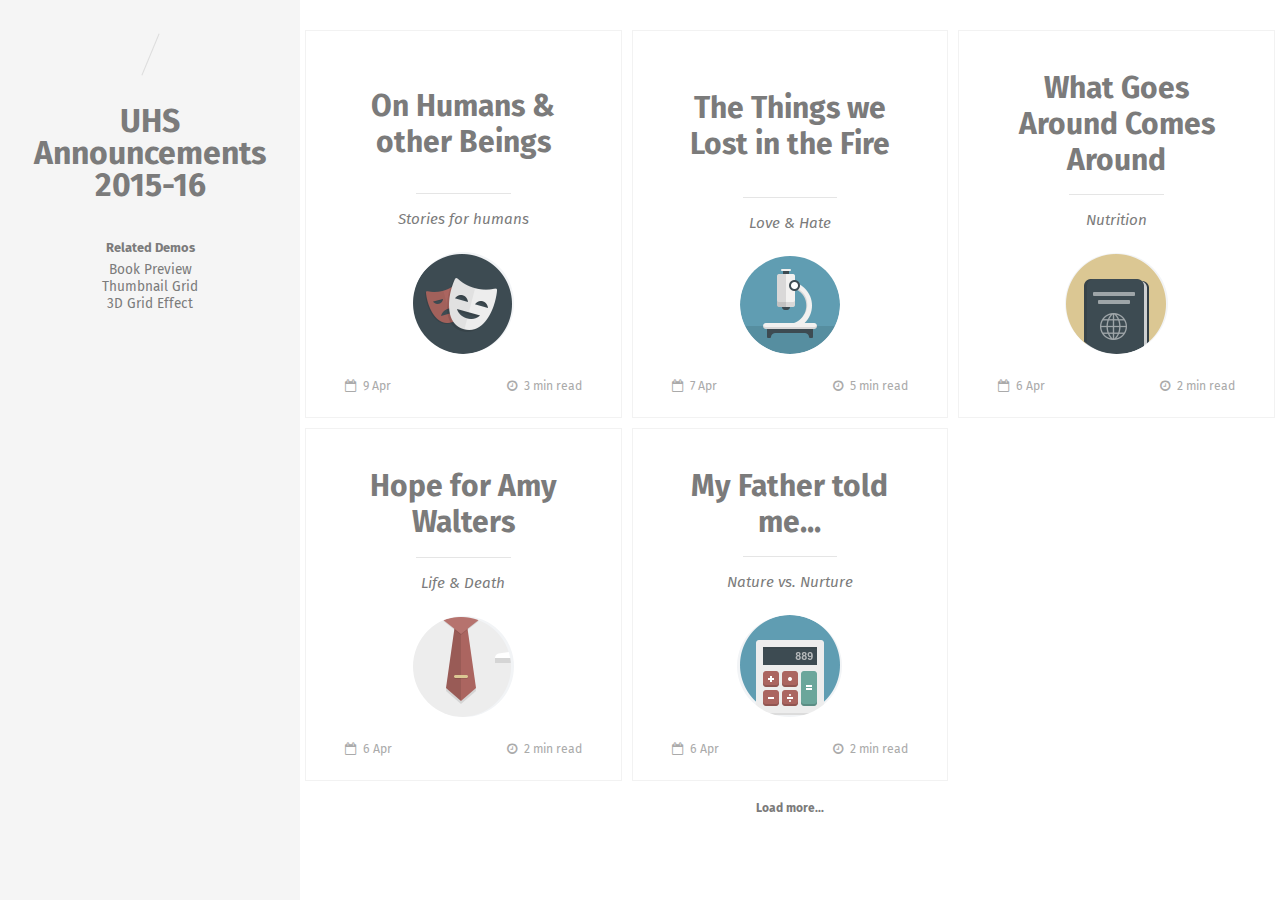
<file: index.html>
﻿<!DOCTYPE html>
<html lang="en" class="no-js">
	<head>
		<meta charset="UTF-8" />
		<meta http-equiv="X-UA-Compatible" content="IE=edge">
		<meta name="viewport" content="width=device-width, initial-scale=1">
		<title>UHS Announcements 2015-16</title>
		<meta name="description" content="for those with period 1 off" />
		<meta name="author" content="hamhex" />
		<link rel="shortcut icon" href="../favicon.ico">
		<link rel="stylesheet" type="text/css" href="css/normalize.css" />
		<link rel="stylesheet" type="text/css" href="fonts/font-awesome-4.3.0/css/font-awesome.min.css" />
		<link rel="stylesheet" type="text/css" href="css/style1.css" />
		<script src="js/modernizr.custom.js"></script>
	</head>
	<body>
		<div class="container">
			<button id="menu-toggle" class="menu-toggle"><span>Menu</span></button>
			<div id="theSidebar" class="sidebar">
				<button class="close-button fa fa-fw fa-close"></button>
				<div class="codrops-links">
					
				</div>
				<h1><span>UHS Announcements<span> 2015-16</h1>
				<nav class="codrops-demos">
					
					
				</nav>
				<div class="related">
					<h3>Related Demos</h3>
					<a href="http://tympanus.net/Development/BookPreview/">Book Preview</a>
					<a href="http://tympanus.net/Tutorials/ThumbnailGridExpandingPreview/">Thumbnail Grid</a>
					<a href="http://tympanus.net/Development/3DGridEffect/">3D Grid Effect</a>
				</div>
			</div>
			<div id="theGrid" class="main">
				<section class="grid">
					<header class="top-bar">
						
					</header>
					<a class="grid__item" href="#">
						<h2 class="title title--preview">On Humans &amp; other Beings</h2>
						<div class="loader"></div>
						<span class="category">Stories for humans</span>
						<div class="meta meta--preview">
							<img class="meta__avatar" src="img/authors/1.png" alt="author01" /> 
							<span class="meta__date"><i class="fa fa-calendar-o"></i> 9 Apr</span>
							<span class="meta__reading-time"><i class="fa fa-clock-o"></i> 3 min read</span>
						</div>
					</a>
					<a class="grid__item" href="#">
						<h2 class="title title--preview">The Things we Lost in the Fire</h2>
						<div class="loader"></div>
						<span class="category">Love &amp; Hate</span>
						<div class="meta meta--preview">
							<img class="meta__avatar" src="img/authors/2.png" alt="author02" /> 
							<span class="meta__date"><i class="fa fa-calendar-o"></i> 7 Apr</span>
							<span class="meta__reading-time"><i class="fa fa-clock-o"></i> 5 min read</span>
						</div>
					</a>
					<a class="grid__item" href="#">
						<h2 class="title title--preview">What Goes Around Comes Around</h2>
						<div class="loader"></div>
						<span class="category">Nutrition</span>
						<div class="meta meta--preview">
							<img class="meta__avatar" src="img/authors/3.png" alt="author03" /> 
							<span class="meta__date"><i class="fa fa-calendar-o"></i> 6 Apr</span>
							<span class="meta__reading-time"><i class="fa fa-clock-o"></i> 2 min read</span>
						</div>
					</a>
					<a class="grid__item" href="#">
						<h2 class="title title--preview">Hope for Amy Walters</h2>
						<div class="loader"></div>
						<span class="category">Life &amp; Death</span>
						<div class="meta meta--preview">
							<img class="meta__avatar" src="img/authors/4.png" alt="author04" /> 
							<span class="meta__date"><i class="fa fa-calendar-o"></i> 6 Apr</span>
							<span class="meta__reading-time"><i class="fa fa-clock-o"></i> 2 min read</span>
						</div>
					</a>
					<a class="grid__item" href="#">
						<h2 class="title title--preview">My Father told me...</h2>
						<div class="loader"></div>
						<span class="category">Nature vs. Nurture</span>
						<div class="meta meta--preview">
							<img class="meta__avatar" src="img/authors/5.png" alt="author05" /> 
							<span class="meta__date"><i class="fa fa-calendar-o"></i> 6 Apr</span>
							<span class="meta__reading-time"><i class="fa fa-clock-o"></i> 2 min read</span>
						</div>
					</a>
					
					<footer class="page-meta">
						<span>Load more...</span>
					</footer>
				</section>
				<section class="content">
					<div class="scroll-wrap">
						<article class="content__item">
							<span class="category category--full">Stories for humans</span>
							<h2 class="title title--full">On Humans &amp; other Beings</h2>
							<div class="meta meta--full">
								<img class="meta__avatar" src="img/authors/1.png" alt="author01" />
								<span class="meta__author">Matthew Walters</span>
								<span class="meta__date"><i class="fa fa-calendar-o"></i> 9 Apr</span>
								<span class="meta__reading-time"><i class="fa fa-clock-o"></i> 3 min read</span>
							</div>
							<p>I am fully aware of the shortcomings in these essays. I shall not touch upon those which are characteristic of first efforts at investigation. The others, however, demand a word of explanation.</p>
							<p>The four essays which are here collected will be of interest to a wide circle of educated people, but they can only be thoroughly understood and judged by those who are really acquainted with psychoanalysis as such. It is hoped that they may serve as a bond between students of ethnology, philology, folklore and of the allied sciences, and psychoanalysts; they cannot, however, supply both groups the entire requisites for such co-operation. They will not furnish the former with sufficient insight into the new psychological technique, nor will the psychoanalysts acquire through them an adequate command over the material to be elaborated. Both groups will have to content themselves with whatever attention they can stimulate here and there and with the hope that frequent meetings between them will not remain unproductive for science.</p>
							<p>The two principal themes, totem and taboo, which give the name to this small book are not treated alike here. The problem of taboo is presented more exhaustively, and the effort to solve it is approached with perfect confidence. The investigation of totemism may be modestly expressed as: “This is all that psychoanalytic study can contribute at present to the elucidation of the problem of totemism.” This difference in the treatment of the two subjects is due to the fact that taboo still exists in our midst. To be sure, it is negatively conceived and directed to different contents, but according to its psychological nature, it is still nothing else than Kant’s ‘Categorical Imperative’, which tends to act compulsively and rejects all conscious motivations. On the other hand, totemism is a religio-social institution which is alien to our present feelings; it has long been abandoned and replaced by new forms. In the religions, morals, and customs of the civilized races of to-day it has left only slight traces, and even among those races where it is still retained, it has had to undergo great changes. The social and material progress of the history of mankind could obviously change taboo much less than totemism.</p>
							<p>If I judge my readers’ impressions correctly, I dare say that after hearing all that was said about taboo they are far from knowing what to understand by it and where to store it in their minds. This is surely due to the insufficient information I have given and to the omission of all discussions concerning the relation of taboo to superstition, to belief in the soul, and to religion. On the other hand I fear that a more detailed description of what is known about taboo would be still more confusing; I can therefore assure the reader that the state of affairs is really far from clear. We may say, however, that we deal with a series of restrictions which these primitive races impose upon themselves; this and that is forbidden without any apparent reason; nor does it occur to them to question this matter, for they subject themselves to these restrictions as a matter of course and are convinced that any transgression will be punished automatically in the most severe manner. There are reliable reports that innocent transgressions of such prohibitions have actually been punished automatically. For instance, the innocent offender who had eaten from a forbidden animal became deeply depressed, expected his death and then actually died. The prohibitions mostly concern matters which are capable of enjoyment such as freedom of movement and unrestrained intercourse; in some cases they appear very ingenious, evidently representing abstinences and renunciations; in other cases their content is quite incomprehensible, they seem to concern themselves with trifles and give the impression of ceremonials. Something like a theory seems to underlie all these prohibitions, it seems as if these prohibitions are necessary because some persons and objects possess a dangerous power which is transmitted by contact with the object so charged, almost like a contagion. The quantity of this dangerous property is also taken into consideration. Some persons or things have more of it than others and the danger is precisely in accordance with the charge. The most peculiar part of it is that any one who has violated such a prohibition assumes the nature of the forbidden object as if he had absorbed the whole dangerous charge. This power is inherent in all persons who are more or less prominent, such as kings, priests and the newly born, in all exceptional physical states such as menstruation, puberty and birth, in everything sinister like illness and death and in everything connected with these conditions by virtue of contagion or dissemination.</p>
							<p>First of all it must be said that it is useless to question savages as to the real motivation of their prohibitions or as to the genesis of taboo. According to our assumption they must be incapable of telling us anything about it since this motivation is ‘unconscious’ to them. But following the model of the compulsive prohibition we shall construct the history of taboo as follows: Taboos are very ancient prohibitions which at one time were forced upon a generation of primitive people from without, that is, they probably were forcibly impressed upon them by an earlier generation. These prohibitions concerned actions for which there existed a strong desire. The prohibitions maintained themselves from generation to generation, perhaps only as the result of a tradition set up by paternal and social authority. But in later generations they have perhaps already become ‘organized’ as a piece of inherited psychic property. Whether there are such ‘innate ideas’ or whether these have brought about the fixation of the taboo by themselves or by co-operating with education no one could decide in the particular case in question. The persistence of taboo teaches, however, one thing, namely, that the original pleasure to do the forbidden still continues among taboo races. They therefore assume an _ambivalent attitude_ toward their taboo prohibitions; in their unconscious they would like nothing better than to transgress them but they are also afraid to do it; they are afraid just because they would like to transgress, and the fear is stronger than the pleasure. But in every individual of the race the desire for it is unconscious, just as in the neurotic.</p> <p>It seems like an obvious contradiction that persons of such perfection of power should themselves require the greatest care to guard them against threatening dangers, but this is not the only contradiction revealed in the treatment of royal persons on the part of savages. These races consider it necessary to watch over their kings to see that they use their powers in the right way; they are by no means sure of their good intentions or of their conscientiousness. A strain of mistrust is mingled with the motivation of the taboo rules for the king. “The idea that early kingdoms are despotisms”, says Frazer[59], “in which the people exist only for the sovereign, is wholly inapplicable to the monarchies we are considering. On the contrary, the sovereign in them exists only for his subjects: his life is only valuable so long as he discharges the duties of his position by ordering the course of nature for his people’s benefit. So soon as he fails to do so, the care, the devotion, the religious homage which they had hitherto lavished on him cease and are changed into hatred and contempt; he is ignominiously dismissed and may be thankful if he escapes with his life. Worshipped as a god one day, he is killed as a criminal the next. But in this changed behaviour of the people there is nothing capricious or inconsistent. On the contrary, their conduct is quite consistent. If their king is their god he is or should be, also their preserver; and if he will not preserve them he must make room for another who will. So long, however, as he answers their expectations, there is no limit to the care which they take of him, and which they compel him to take of himself. A king of this sort lives hedged in by ceremonious etiquette, a network of prohibitions and observances, of which the intention is not to contribute to his dignity, much less to his comfort, but to restrain him from conduct which, by disturbing the harmony of nature, might involve himself, his people, and the universe in one common catastrophe. Far from adding to his comfort, these observances, by trammelling his every act, annihilate his freedom and often render the very life, which it is their object to preserve, a burden and sorrow to him.”</p>
							<p>Excerpts from <a href="http://www.gutenberg.org/ebooks/41214">Totem and Taboo</a> by Sigmund Freud.</p>
						</article>
						<article class="content__item">
							<span class="category category--full">Love &amp; Hate</span>
							<h2 class="title title--full">The Things we Lost in the Fire</h2>
							<div class="meta meta--full">
								<img class="meta__avatar" src="img/authors/2.png" alt="author02" />
								<span class="meta__author">Christian Belverde</span>
								<span class="meta__date"><i class="fa fa-calendar-o"></i> 7 Apr</span>
								<span class="meta__reading-time"><i class="fa fa-clock-o"></i> 5 min read</span>
							</div>
							<p>Faulty psychic actions, dreams and wit are products of the unconscious mental activity, and like neurotic or psychotic manifestations represent efforts at adjustment to one’s environment. </p>
							<p>The slip of the tongue shows that on account of unconscious inhibitions the individual concerned is unable to express his true thoughts; the dream is a distorted or plain expression of those wishes which are prohibited in the waking states, and the witticism, owing to its veiled or indirect way of expression, enables the individual to obtain pleasure from forbidden sources. But whereas dreams, witticisms, and faulty actions give evidences of inner conflicts which the individual overcomes, the neurotic or psychotic symptom is the result of a failure and represents a morbid adjustment.</p>
							<p>The aforementioned psychic formations are therefore nothing but manifestations of the struggle with reality, the constant effort to adjust one’s primitive feelings to the demands of civilization. In spite of all later development the individual retains all his infantile psychic structures. Nothing is lost; the infantile wishes and primitive impulses can always be demonstrated in the grown-up and on occasion can be brought back to the surface. In his dreams the normal person is constantly reviving his childhood, and the neurotic or psychotic individual merges back into a sort of psychic infantilism through his morbid productions. The unconscious mental activity which is made up of repressed infantile material for ever tries to express itself. Whenever the individual finds it impossible to dominate the difficulties of the world of reality there is a regression to the infantile, and psychic disturbances ensue which are conceived as peculiar thoughts and acts. Thus the civilized adult is the result of his childhood or the sum total of his early impressions; psychoanalysis thus confirms the old saying: The child is father to the man.</p>
							<p>It is at this point in the development of psychoanalysis that the paths gradually broadened until they finally culminated in this work. There were many indications that the childhood of the individual showed a marked resemblance to the primitive history or the childhood of races. The knowledge gained from dream analysis and phantasies[7], when applied to the productions of racial phantasies, like myths and fairy tales, seemed to indicate that the first impulse to form myths was due to the same emotional strivings which produced dreams, fancies and symptoms[8]. Further study in this direction has thrown much light on our great cultural institutions, such as religion, morality, law and philosophy, all of which Professor Freud has modestly formulated in this volume and thus initiated a new epoch in the study of racial psychology.</p>
							<p>If I judge my readers’ impressions correctly, I dare say that after hearing all that was said about taboo they are far from knowing what to understand by it and where to store it in their minds. This is surely due to the insufficient information I have given and to the omission of all discussions concerning the relation of taboo to superstition, to belief in the soul, and to religion. On the other hand I fear that a more detailed description of what is known about taboo would be still more confusing; I can therefore assure the reader that the state of affairs is really far from clear. We may say, however, that we deal with a series of restrictions which these primitive races impose upon themselves; this and that is forbidden without any apparent reason; nor does it occur to them to question this matter, for they subject themselves to these restrictions as a matter of course and are convinced that any transgression will be punished automatically in the most severe manner. There are reliable reports that innocent transgressions of such prohibitions have actually been punished automatically. For instance, the innocent offender who had eaten from a forbidden animal became deeply depressed, expected his death and then actually died. The prohibitions mostly concern matters which are capable of enjoyment such as freedom of movement and unrestrained intercourse; in some cases they appear very ingenious, evidently representing abstinences and renunciations; in other cases their content is quite incomprehensible, they seem to concern themselves with trifles and give the impression of ceremonials. Something like a theory seems to underlie all these prohibitions, it seems as if these prohibitions are necessary because some persons and objects possess a dangerous power which is transmitted by contact with the object so charged, almost like a contagion. The quantity of this dangerous property is also taken into consideration. Some persons or things have more of it than others and the danger is precisely in accordance with the charge. The most peculiar part of it is that any one who has violated such a prohibition assumes the nature of the forbidden object as if he had absorbed the whole dangerous charge. This power is inherent in all persons who are more or less prominent, such as kings, priests and the newly born, in all exceptional physical states such as menstruation, puberty and birth, in everything sinister like illness and death and in everything connected with these conditions by virtue of contagion or dissemination.</p>
							<p>First of all it must be said that it is useless to question savages as to the real motivation of their prohibitions or as to the genesis of taboo. According to our assumption they must be incapable of telling us anything about it since this motivation is ‘unconscious’ to them. But following the model of the compulsive prohibition we shall construct the history of taboo as follows: Taboos are very ancient prohibitions which at one time were forced upon a generation of primitive people from without, that is, they probably were forcibly impressed upon them by an earlier generation. These prohibitions concerned actions for which there existed a strong desire. The prohibitions maintained themselves from generation to generation, perhaps only as the result of a tradition set up by paternal and social authority. But in later generations they have perhaps already become ‘organized’ as a piece of inherited psychic property. Whether there are such ‘innate ideas’ or whether these have brought about the fixation of the taboo by themselves or by co-operating with education no one could decide in the particular case in question. The persistence of taboo teaches, however, one thing, namely, that the original pleasure to do the forbidden still continues among taboo races. They therefore assume an _ambivalent attitude_ toward their taboo prohibitions; in their unconscious they would like nothing better than to transgress them but they are also afraid to do it; they are afraid just because they would like to transgress, and the fear is stronger than the pleasure. But in every individual of the race the desire for it is unconscious, just as in the neurotic.</p> <p>It seems like an obvious contradiction that persons of such perfection of power should themselves require the greatest care to guard them against threatening dangers, but this is not the only contradiction revealed in the treatment of royal persons on the part of savages. These races consider it necessary to watch over their kings to see that they use their powers in the right way; they are by no means sure of their good intentions or of their conscientiousness. A strain of mistrust is mingled with the motivation of the taboo rules for the king. “The idea that early kingdoms are despotisms”, says Frazer[59], “in which the people exist only for the sovereign, is wholly inapplicable to the monarchies we are considering. On the contrary, the sovereign in them exists only for his subjects: his life is only valuable so long as he discharges the duties of his position by ordering the course of nature for his people’s benefit. So soon as he fails to do so, the care, the devotion, the religious homage which they had hitherto lavished on him cease and are changed into hatred and contempt; he is ignominiously dismissed and may be thankful if he escapes with his life. Worshipped as a god one day, he is killed as a criminal the next. But in this changed behaviour of the people there is nothing capricious or inconsistent. On the contrary, their conduct is quite consistent. If their king is their god he is or should be, also their preserver; and if he will not preserve them he must make room for another who will. So long, however, as he answers their expectations, there is no limit to the care which they take of him, and which they compel him to take of himself. A king of this sort lives hedged in by ceremonious etiquette, a network of prohibitions and observances, of which the intention is not to contribute to his dignity, much less to his comfort, but to restrain him from conduct which, by disturbing the harmony of nature, might involve himself, his people, and the universe in one common catastrophe. Far from adding to his comfort, these observances, by trammelling his every act, annihilate his freedom and often render the very life, which it is their object to preserve, a burden and sorrow to him.”</p>
							<p>Excerpts from <a href="http://www.gutenberg.org/ebooks/41214">Totem and Taboo</a> by Sigmund Freud.</p>
						</article>
						<article class="content__item">
							<span class="category category--full">Nutrition</span>
							<h2 class="title title--full">What Goes Around Comes Around</h2>
							<div class="meta meta--full">
								<img class="meta__avatar" src="img/authors/3.png" alt="author03" />
								<span class="meta__author">Carol Freeman</span>
								<span class="meta__date"><i class="fa fa-calendar-o"></i> 6 Apr</span>
								<span class="meta__reading-time"><i class="fa fa-clock-o"></i> 2 min read</span>
							</div>
							<p>Primitive man is known to us by the stages of development through which he has passed: that is, through the inanimate monuments and implements which he has left behind for us, through our knowledge of his art, his religion and his attitude towards life, which we have received either directly or through the medium of legends, myths and fairy tales; and through the remnants of his ways of thinking that survive in our own manners and customs. </p>
							<p>Moreover, in a certain sense he is still our contemporary: there are people whom we still consider more closely related to primitive man than to ourselves, in whom we therefore recognize the direct descendants and representatives of earlier man. We can thus judge the so-called savage and semi-savage races; their psychic life assumes a peculiar interest for us, for we can recognize in their psychic life a well-preserved, early stage of our own development.
							</p>
							<p>The aborigines of Australia are looked upon as a peculiar race which shows neither physical nor linguistic relationship with its nearest neighbours, the Melanesian, Polynesian and Malayan races. They do not build houses or permanent huts; they do not cultivate the soil or keep any domestic animals except dogs; and they do not even know the art of pottery. They live exclusively on the flesh of all sorts of animals which they kill in the chase, and on the roots which they dig. Kings or chieftains are unknown among them, and all communal affairs are decided by the elders in assembly. It is quite doubtful whether they evince any traces of religion in the form of worship of higher beings. The tribes living in the interior who have to contend with the greatest vicissitudes of life owing to a scarcity of water, seem in every way more primitive than those who live near the coast.</p>
							<p>If I judge my readers’ impressions correctly, I dare say that after hearing all that was said about taboo they are far from knowing what to understand by it and where to store it in their minds. This is surely due to the insufficient information I have given and to the omission of all discussions concerning the relation of taboo to superstition, to belief in the soul, and to religion. On the other hand I fear that a more detailed description of what is known about taboo would be still more confusing; I can therefore assure the reader that the state of affairs is really far from clear. We may say, however, that we deal with a series of restrictions which these primitive races impose upon themselves; this and that is forbidden without any apparent reason; nor does it occur to them to question this matter, for they subject themselves to these restrictions as a matter of course and are convinced that any transgression will be punished automatically in the most severe manner. There are reliable reports that innocent transgressions of such prohibitions have actually been punished automatically. For instance, the innocent offender who had eaten from a forbidden animal became deeply depressed, expected his death and then actually died. The prohibitions mostly concern matters which are capable of enjoyment such as freedom of movement and unrestrained intercourse; in some cases they appear very ingenious, evidently representing abstinences and renunciations; in other cases their content is quite incomprehensible, they seem to concern themselves with trifles and give the impression of ceremonials. Something like a theory seems to underlie all these prohibitions, it seems as if these prohibitions are necessary because some persons and objects possess a dangerous power which is transmitted by contact with the object so charged, almost like a contagion. The quantity of this dangerous property is also taken into consideration. Some persons or things have more of it than others and the danger is precisely in accordance with the charge. The most peculiar part of it is that any one who has violated such a prohibition assumes the nature of the forbidden object as if he had absorbed the whole dangerous charge. This power is inherent in all persons who are more or less prominent, such as kings, priests and the newly born, in all exceptional physical states such as menstruation, puberty and birth, in everything sinister like illness and death and in everything connected with these conditions by virtue of contagion or dissemination.</p>
							<p>First of all it must be said that it is useless to question savages as to the real motivation of their prohibitions or as to the genesis of taboo. According to our assumption they must be incapable of telling us anything about it since this motivation is ‘unconscious’ to them. But following the model of the compulsive prohibition we shall construct the history of taboo as follows: Taboos are very ancient prohibitions which at one time were forced upon a generation of primitive people from without, that is, they probably were forcibly impressed upon them by an earlier generation. These prohibitions concerned actions for which there existed a strong desire. The prohibitions maintained themselves from generation to generation, perhaps only as the result of a tradition set up by paternal and social authority. But in later generations they have perhaps already become ‘organized’ as a piece of inherited psychic property. Whether there are such ‘innate ideas’ or whether these have brought about the fixation of the taboo by themselves or by co-operating with education no one could decide in the particular case in question. The persistence of taboo teaches, however, one thing, namely, that the original pleasure to do the forbidden still continues among taboo races. They therefore assume an _ambivalent attitude_ toward their taboo prohibitions; in their unconscious they would like nothing better than to transgress them but they are also afraid to do it; they are afraid just because they would like to transgress, and the fear is stronger than the pleasure. But in every individual of the race the desire for it is unconscious, just as in the neurotic.</p> <p>It seems like an obvious contradiction that persons of such perfection of power should themselves require the greatest care to guard them against threatening dangers, but this is not the only contradiction revealed in the treatment of royal persons on the part of savages. These races consider it necessary to watch over their kings to see that they use their powers in the right way; they are by no means sure of their good intentions or of their conscientiousness. A strain of mistrust is mingled with the motivation of the taboo rules for the king. “The idea that early kingdoms are despotisms”, says Frazer[59], “in which the people exist only for the sovereign, is wholly inapplicable to the monarchies we are considering. On the contrary, the sovereign in them exists only for his subjects: his life is only valuable so long as he discharges the duties of his position by ordering the course of nature for his people’s benefit. So soon as he fails to do so, the care, the devotion, the religious homage which they had hitherto lavished on him cease and are changed into hatred and contempt; he is ignominiously dismissed and may be thankful if he escapes with his life. Worshipped as a god one day, he is killed as a criminal the next. But in this changed behaviour of the people there is nothing capricious or inconsistent. On the contrary, their conduct is quite consistent. If their king is their god he is or should be, also their preserver; and if he will not preserve them he must make room for another who will. So long, however, as he answers their expectations, there is no limit to the care which they take of him, and which they compel him to take of himself. A king of this sort lives hedged in by ceremonious etiquette, a network of prohibitions and observances, of which the intention is not to contribute to his dignity, much less to his comfort, but to restrain him from conduct which, by disturbing the harmony of nature, might involve himself, his people, and the universe in one common catastrophe. Far from adding to his comfort, these observances, by trammelling his every act, annihilate his freedom and often render the very life, which it is their object to preserve, a burden and sorrow to him.”</p>
							<p>Excerpts from <a href="http://www.gutenberg.org/ebooks/41214">Totem and Taboo</a> by Sigmund Freud.</p>
						</article>
						<article class="content__item">
							<span class="category category--full">Life &amp; Death</span>
							<h2 class="title title--full">Hope for Amy Walters</h2>
							<div class="meta meta--full">
								<img class="meta__avatar" src="img/authors/4.png" alt="author04" />
								<span class="meta__author">Sandra Paulson</span>
								<span class="meta__date"><i class="fa fa-calendar-o"></i> 6 Apr</span>
								<span class="meta__reading-time"><i class="fa fa-clock-o"></i> 2 min read</span>
							</div>
							<p>In contrast to this, our discussion readily shows that the double meaning in question belonged to the word taboo from the very beginning and that it serves to designate a definite ambivalence as well as everything which has come into existence on the basis of this ambivalence. </p>
							<p>Taboo is itself an ambivalent word and by way of supplement we may add that the established meaning of this word might of itself have allowed us to guess what we have found as the result of extensive investigation, namely, that the taboo prohibition is to be explained as the result of an emotional ambivalence. A study of the oldest languages has taught us that at one time there were many such words which included their own contrasts so that they were in a certain sense ambivalent, though perhaps not exactly in the same sense as the word taboo[88]. Slight vocal modifications of this primitive word containing two opposite meanings later served to create a separate linguistic expression for the two opposites originally united in one word.</p>
							<p>The word taboo has had a different fate; with the diminished importance of the ambivalence which it connotes it has itself disappeared, or rather, the words analogous to it have vanished from the vocabulary. In a later connection I hope to be able to show that a tangible historic change is probably concealed behind the fate of this conception; that the word at first was associated with definite human relations which were characterized by great emotional ambivalence from which it expanded to other analogous relations.</p>
							<p>Unless we are mistaken, the understanding of taboo also throws light upon the nature and origin of _conscience_. Without stretching ideas we can speak of a taboo conscience and a taboo sense of guilt after the violation of a taboo. Taboo conscience is probably the oldest form in which we meet the phenomenon of conscience.</p>
							<p>If I judge my readers’ impressions correctly, I dare say that after hearing all that was said about taboo they are far from knowing what to understand by it and where to store it in their minds. This is surely due to the insufficient information I have given and to the omission of all discussions concerning the relation of taboo to superstition, to belief in the soul, and to religion. On the other hand I fear that a more detailed description of what is known about taboo would be still more confusing; I can therefore assure the reader that the state of affairs is really far from clear. We may say, however, that we deal with a series of restrictions which these primitive races impose upon themselves; this and that is forbidden without any apparent reason; nor does it occur to them to question this matter, for they subject themselves to these restrictions as a matter of course and are convinced that any transgression will be punished automatically in the most severe manner. There are reliable reports that innocent transgressions of such prohibitions have actually been punished automatically. For instance, the innocent offender who had eaten from a forbidden animal became deeply depressed, expected his death and then actually died. The prohibitions mostly concern matters which are capable of enjoyment such as freedom of movement and unrestrained intercourse; in some cases they appear very ingenious, evidently representing abstinences and renunciations; in other cases their content is quite incomprehensible, they seem to concern themselves with trifles and give the impression of ceremonials. Something like a theory seems to underlie all these prohibitions, it seems as if these prohibitions are necessary because some persons and objects possess a dangerous power which is transmitted by contact with the object so charged, almost like a contagion. The quantity of this dangerous property is also taken into consideration. Some persons or things have more of it than others and the danger is precisely in accordance with the charge. The most peculiar part of it is that any one who has violated such a prohibition assumes the nature of the forbidden object as if he had absorbed the whole dangerous charge. This power is inherent in all persons who are more or less prominent, such as kings, priests and the newly born, in all exceptional physical states such as menstruation, puberty and birth, in everything sinister like illness and death and in everything connected with these conditions by virtue of contagion or dissemination.</p>
							<p>First of all it must be said that it is useless to question savages as to the real motivation of their prohibitions or as to the genesis of taboo. According to our assumption they must be incapable of telling us anything about it since this motivation is ‘unconscious’ to them. But following the model of the compulsive prohibition we shall construct the history of taboo as follows: Taboos are very ancient prohibitions which at one time were forced upon a generation of primitive people from without, that is, they probably were forcibly impressed upon them by an earlier generation. These prohibitions concerned actions for which there existed a strong desire. The prohibitions maintained themselves from generation to generation, perhaps only as the result of a tradition set up by paternal and social authority. But in later generations they have perhaps already become ‘organized’ as a piece of inherited psychic property. Whether there are such ‘innate ideas’ or whether these have brought about the fixation of the taboo by themselves or by co-operating with education no one could decide in the particular case in question. The persistence of taboo teaches, however, one thing, namely, that the original pleasure to do the forbidden still continues among taboo races. They therefore assume an _ambivalent attitude_ toward their taboo prohibitions; in their unconscious they would like nothing better than to transgress them but they are also afraid to do it; they are afraid just because they would like to transgress, and the fear is stronger than the pleasure. But in every individual of the race the desire for it is unconscious, just as in the neurotic.</p> <p>It seems like an obvious contradiction that persons of such perfection of power should themselves require the greatest care to guard them against threatening dangers, but this is not the only contradiction revealed in the treatment of royal persons on the part of savages. These races consider it necessary to watch over their kings to see that they use their powers in the right way; they are by no means sure of their good intentions or of their conscientiousness. A strain of mistrust is mingled with the motivation of the taboo rules for the king. “The idea that early kingdoms are despotisms”, says Frazer[59], “in which the people exist only for the sovereign, is wholly inapplicable to the monarchies we are considering. On the contrary, the sovereign in them exists only for his subjects: his life is only valuable so long as he discharges the duties of his position by ordering the course of nature for his people’s benefit. So soon as he fails to do so, the care, the devotion, the religious homage which they had hitherto lavished on him cease and are changed into hatred and contempt; he is ignominiously dismissed and may be thankful if he escapes with his life. Worshipped as a god one day, he is killed as a criminal the next. But in this changed behaviour of the people there is nothing capricious or inconsistent. On the contrary, their conduct is quite consistent. If their king is their god he is or should be, also their preserver; and if he will not preserve them he must make room for another who will. So long, however, as he answers their expectations, there is no limit to the care which they take of him, and which they compel him to take of himself. A king of this sort lives hedged in by ceremonious etiquette, a network of prohibitions and observances, of which the intention is not to contribute to his dignity, much less to his comfort, but to restrain him from conduct which, by disturbing the harmony of nature, might involve himself, his people, and the universe in one common catastrophe. Far from adding to his comfort, these observances, by trammelling his every act, annihilate his freedom and often render the very life, which it is their object to preserve, a burden and sorrow to him.”</p>
							<p>Excerpts from <a href="http://www.gutenberg.org/ebooks/41214">Totem and Taboo</a> by Sigmund Freud.</p>
						</article>
						<article class="content__item">
							<span class="category category--full">Nature vs. Nurture</span>
							<h2 class="title title--full">My Father told me...</h2>
							<div class="meta meta--full">
								<img class="meta__avatar" src="img/authors/5.png" alt="author05" />
								<span class="meta__author">Leila Nastafi</span>
								<span class="meta__date"><i class="fa fa-calendar-o"></i> 6 Apr</span>
								<span class="meta__reading-time"><i class="fa fa-clock-o"></i> 2 min read</span>
							</div>
							<p>Conscience is the inner perception of objections to definite wish impulses that exist in us; but the emphasis is put upon the fact that this rejection does not have to depend on anything else, that it is sure of itself. </p>
							<p>This becomes even plainer in the case of a guilty conscience, where we become aware of the inner condemnation of such acts which realized some of our definite wish impulses. Confirmation seems superfluous here; whoever has a conscience must feel in himself the justification of the condemnation, and the reproach for the accomplished action. But this same character is evinced by the attitude of savages towards taboo. Taboo is a command of conscience, the violation of which causes a terrible sense of guilt which is as self-evident as its origin is unknown[89].</p>
							<p>It is therefore probable that conscience also originates on the basis of an ambivalent feeling from quite definite human relations which contain this ambivalence.</p>
							<p>It probably originates under conditions which are in force both for taboo and the compulsion neurosis, that is, one component of the two contrasting feelings is unconscious and is kept repressed by the compulsive domination of the other component. This is confirmed by many things which we have learned from our analysis of neurosis. In the first place the character of compulsion neurotics shows a predominant trait of painful conscientiousness which is a symptom of reaction against the temptation which lurks in the unconscious, and which develops into the highest degrees of guilty conscience as their illness grows worse. Indeed, one may venture the assertion that if the origin of guilty conscience could not be discovered through compulsion neurotic patients, there would be no prospect of ever discovering it. This task is successfully solved in the case of the individual neurotic, and we are confident of finding a similar solution in the case of races. </p>
							<p>If I judge my readers’ impressions correctly, I dare say that after hearing all that was said about taboo they are far from knowing what to understand by it and where to store it in their minds. This is surely due to the insufficient information I have given and to the omission of all discussions concerning the relation of taboo to superstition, to belief in the soul, and to religion. On the other hand I fear that a more detailed description of what is known about taboo would be still more confusing; I can therefore assure the reader that the state of affairs is really far from clear. We may say, however, that we deal with a series of restrictions which these primitive races impose upon themselves; this and that is forbidden without any apparent reason; nor does it occur to them to question this matter, for they subject themselves to these restrictions as a matter of course and are convinced that any transgression will be punished automatically in the most severe manner. There are reliable reports that innocent transgressions of such prohibitions have actually been punished automatically. For instance, the innocent offender who had eaten from a forbidden animal became deeply depressed, expected his death and then actually died. The prohibitions mostly concern matters which are capable of enjoyment such as freedom of movement and unrestrained intercourse; in some cases they appear very ingenious, evidently representing abstinences and renunciations; in other cases their content is quite incomprehensible, they seem to concern themselves with trifles and give the impression of ceremonials. Something like a theory seems to underlie all these prohibitions, it seems as if these prohibitions are necessary because some persons and objects possess a dangerous power which is transmitted by contact with the object so charged, almost like a contagion. The quantity of this dangerous property is also taken into consideration. Some persons or things have more of it than others and the danger is precisely in accordance with the charge. The most peculiar part of it is that any one who has violated such a prohibition assumes the nature of the forbidden object as if he had absorbed the whole dangerous charge. This power is inherent in all persons who are more or less prominent, such as kings, priests and the newly born, in all exceptional physical states such as menstruation, puberty and birth, in everything sinister like illness and death and in everything connected with these conditions by virtue of contagion or dissemination.</p>
							<p>First of all it must be said that it is useless to question savages as to the real motivation of their prohibitions or as to the genesis of taboo. According to our assumption they must be incapable of telling us anything about it since this motivation is ‘unconscious’ to them. But following the model of the compulsive prohibition we shall construct the history of taboo as follows: Taboos are very ancient prohibitions which at one time were forced upon a generation of primitive people from without, that is, they probably were forcibly impressed upon them by an earlier generation. These prohibitions concerned actions for which there existed a strong desire. The prohibitions maintained themselves from generation to generation, perhaps only as the result of a tradition set up by paternal and social authority. But in later generations they have perhaps already become ‘organized’ as a piece of inherited psychic property. Whether there are such ‘innate ideas’ or whether these have brought about the fixation of the taboo by themselves or by co-operating with education no one could decide in the particular case in question. The persistence of taboo teaches, however, one thing, namely, that the original pleasure to do the forbidden still continues among taboo races. They therefore assume an _ambivalent attitude_ toward their taboo prohibitions; in their unconscious they would like nothing better than to transgress them but they are also afraid to do it; they are afraid just because they would like to transgress, and the fear is stronger than the pleasure. But in every individual of the race the desire for it is unconscious, just as in the neurotic.</p> <p>It seems like an obvious contradiction that persons of such perfection of power should themselves require the greatest care to guard them against threatening dangers, but this is not the only contradiction revealed in the treatment of royal persons on the part of savages. These races consider it necessary to watch over their kings to see that they use their powers in the right way; they are by no means sure of their good intentions or of their conscientiousness. A strain of mistrust is mingled with the motivation of the taboo rules for the king. “The idea that early kingdoms are despotisms”, says Frazer[59], “in which the people exist only for the sovereign, is wholly inapplicable to the monarchies we are considering. On the contrary, the sovereign in them exists only for his subjects: his life is only valuable so long as he discharges the duties of his position by ordering the course of nature for his people’s benefit. So soon as he fails to do so, the care, the devotion, the religious homage which they had hitherto lavished on him cease and are changed into hatred and contempt; he is ignominiously dismissed and may be thankful if he escapes with his life. Worshipped as a god one day, he is killed as a criminal the next. But in this changed behaviour of the people there is nothing capricious or inconsistent. On the contrary, their conduct is quite consistent. If their king is their god he is or should be, also their preserver; and if he will not preserve them he must make room for another who will. So long, however, as he answers their expectations, there is no limit to the care which they take of him, and which they compel him to take of himself. A king of this sort lives hedged in by ceremonious etiquette, a network of prohibitions and observances, of which the intention is not to contribute to his dignity, much less to his comfort, but to restrain him from conduct which, by disturbing the harmony of nature, might involve himself, his people, and the universe in one common catastrophe. Far from adding to his comfort, these observances, by trammelling his every act, annihilate his freedom and often render the very life, which it is their object to preserve, a burden and sorrow to him.”</p>
							<p>Excerpts from <a href="http://www.gutenberg.org/ebooks/41214">Totem and Taboo</a> by Sigmund Freud.</p>
						</article>
						
					</div>
					<button class="close-button"><i class="fa fa-close"></i><span>Close</span></button>
				</section>
			</div>
		</div><!-- /container -->
		<script src="js/classie.js"></script>
		<script src="js/main.js"></script>
	</body>
</html>
</file>
<file: css/style1.css>
@import url(https://fonts.googleapis.com/css?family=Fira+Sans:300);
@font-face {
  font-weight: normal;
  font-style: normal;
  font-family: 'codropsicons';
  src: url("../fonts/codropsicons/codropsicons.eot");
  src: url("../fonts/codropsicons/codropsicons.eot?#iefix") format("embedded-opentype"), url("../fonts/codropsicons/codropsicons.woff") format("woff"), url("../fonts/codropsicons/codropsicons.ttf") format("truetype"), url("../fonts/codropsicons/codropsicons.svg#codropsicons") format("svg");
}
*, *:after, *:before {
  -webkit-box-sizing: border-box;
  box-sizing: border-box;
}

.clearfix:before, .clearfix:after {
  display: table;
  content: '';
}

.clearfix:after {
  clear: both;
}

body {
  background: #fff;
  color: #7b7b7b;
  font-weight: 400;
  font-size: 16px;
  font-family: "Fira Sans", sans-serif;
  -webkit-font-smoothing: antialiased;
  -moz-osx-font-smoothing: grayscale;
  overflow: hidden;
  overflow-y: scroll;
  /* force scroll to appear */
}

/* helper class when showing content */
.noscroll {
  overflow: hidden;
}

a {
  outline: none;
  color: #81c483;
  text-decoration: none;
}

a:hover,
a:focus {
  color: #333;
  outline: none;
}

button:focus {
  outline: none;
}

/* Sidebar */
.sidebar {
  text-align: center;
  background: #f5f5f5;
  z-index: 1000;
  position: fixed;
  width: 300px;
  max-width: 100%;
  height: 100%;
  height: 100vh;
  top: 0;
  left: 0;
  padding: 2em 1em;
}

.sidebar h1 {
  margin: 0.75em 0 0;
  font-size: 2em;
  line-height: 1;
  font-family: "Fira Sans", serif;
}

.sidebar h1 span {
  display: block;
}

/* Codrops links */
.codrops-links {
  position: relative;
  display: inline-block;
  text-align: center;
  white-space: nowrap;
  min-height: 45px;
}

.codrops-links::after {
  position: absolute;
  top: 0;
  left: 50%;
  width: 1px;
  height: 100%;
  background: #ddd;
  content: '';
  -webkit-transform: rotate3d(0, 0, 1, 22.5deg);
  transform: rotate3d(0, 0, 1, 22.5deg);
}

.codrops-icon {
  display: inline-block;
  margin: 0.5em;
  padding: 0em 0;
  width: 1.5em;
  text-decoration: none;
}

.codrops-icon span {
  display: none;
}

.codrops-icon:before {
  margin: 0 5px;
  text-transform: none;
  font-weight: normal;
  font-style: normal;
  font-variant: normal;
  font-family: 'codropsicons';
  line-height: 1;
  speak: none;
}

.codrops-icon--drop:before {
  content: "\e001";
}

.codrops-icon--prev:before {
  content: "\e004";
}

/* Demo links */
.codrops-demos {
  margin: 2em 0 0;
  font-size: 0.75em;
}

.codrops-demos a {
  display: inline-block;
  margin: 0 0.5em;
}

.codrops-demos a.current-demo {
  color: #333;
  font-weight: bold;
}

.codrops-demos a.current-demo:focus {
  color: #aaa;
}

.related {
  font-size: 0.85em;
  padding-bottom: 1em;
}

.related h3 {
  margin: 3em 0 0.5em 0;
  font-size: 0.95em;
}

.related a {
  display: block;
  color: inherit;
}

.related a:hover,
.related a:focus {
  color: #414741;
}

/* Main content */
.main {
  position: relative;
  z-index: 50;
}

/* Grid container */
.grid {
  position: relative;
}

/* Overlay */
.grid::after {
  content: '';
  background: rgba(202, 202, 202, 0.4);
  opacity: 0;
  position: absolute;
  pointer-events: none;
  top: 0;
  left: 0;
  width: 100%;
  height: 100%;
  -webkit-transition: opacity 0.5s;
  transition: opacity 0.5s;
}

.view-single .grid::after {
  opacity: 1;
}

/* Top bar above the grid */
.top-bar {
  background: #fff;
  width: 100%;
  line-height: 1;
  padding: 15px 15px 10px;
  display: -webkit-box;
  display: -webkit-flex;
  display: -ms-flexbox;
  display: flex;
  -webkit-align-items: center;
  align-items: center;
}

.top-bar__headline {
  margin: 0;
  font-size: 0.75em;
}

/* Menu button for toggling the sidebar (appears on small screen) */
.menu-toggle {
  position: fixed;
  z-index: 100;
  display: block;
  width: 25px;
  height: 25px;
  top: 14px;
  left: 14px;
  cursor: pointer;
  background: none;
  border: none;
  display: none;
  margin: -2px 15px 0 0;
}

.menu-toggle span {
  position: absolute;
  top: 50%;
  left: 0;
  display: block;
  width: 100%;
  height: 2px;
  background-color: #81c483;
  font-size: 0px;
  -webkit-touch-callout: none;
  -webkit-user-select: none;
  -khtml-user-select: none;
  -moz-user-select: none;
  -ms-user-select: none;
  user-select: none;
}

.menu-toggle span:before,
.menu-toggle span:after {
  position: absolute;
  left: 0;
  width: 100%;
  height: 100%;
  background: #81c483;
  content: '';
}

.menu-toggle span:before {
  -webkit-transform: translateY(-7px);
  transform: translateY(-7px);
}

.menu-toggle span:after {
  -webkit-transform: translateY(7px);
  transform: translateY(7px);
}

/* Filter/dropdown dummy on the right */
.filter {
  text-align: right;
  font-size: 0.75em;
  margin-left: auto;
}

.dropdown {
  font-weight: bold;
  margin-left: 5px;
  cursor: pointer;
  color: #81c483;
}

.dropdown::after {
  content: '\25BC';
  margin-left: 2px;
  font-size: 80%;
}

/* Grid item */
.grid__item {
  padding: 45px 55px 30px;
  position: relative;
  color: inherit;
  background: #fff;
  min-height: 300px;
  cursor: pointer;
  text-align: center;
  display: -webkit-box;
  display: -webkit-flex;
  display: -ms-flexbox;
  display: flex;
  -webkit-box-direction: normal;
  -webkit-box-orient: vertical;
  -webkit-flex-direction: column;
  -ms-flex-direction: column;
  flex-direction: column;
  -webkit-justify-content: center;
  justify-content: center;
}

/* Grid item "border" */
.grid__item::before {
  position: absolute;
  content: '';
  top: 0px;
  right: 55px;
  bottom: 0px;
  left: 55px;
  border-bottom: 1px solid rgba(74, 74, 74, 0.075);
}

.grid__item * {
  z-index: 10;
}

/* grid item element and full content element styles */
.title {
  margin: 0;
  font-size: 1.875em;
  font-family: "Fira Sans", serif;
  text-align: center;
}

.title--preview {
  -webkit-flex: 1;
  flex: 1;
  display: -webkit-flex;
  display: flex;
  -webkit-align-items: center;
  align-items: center;
  -webkit-justify-content: center;
  justify-content: center;
  width: 100%;
}

.loader {
  height: 1px;
  width: 40%;
  margin: 1em auto;
  position: relative;
  background: rgba(0, 0, 0, 0.1);
}

.loader::before {
  content: '';
  position: absolute;
  width: 100%;
  height: 3px;
  background: #a4e7ad;
  left: 0;
  top: -1px;
  -webkit-transform: scale3d(0, 1, 1);
  transform: scale3d(0, 1, 1);
  -webkit-transform-origin: 0% 50%;
  transform-origin: 0% 50%;
}

.grid__item--loading .loader::before {
  -webkit-transition: -webkit-transform 1s;
  transition: transform 1s;
  -webkit-transition-timing-function: cubic-bezier(0.165, 0.84, 0.44, 1);
  transition-timing-function: cubic-bezier(0.165, 0.84, 0.44, 1);
  -webkit-transform: scale3d(1, 1, 1);
  transform: scale3d(1, 1, 1);
}

.category {
  margin: 0;
  position: relative;
  font-size: 0.95em;
  font-style: italic;
  font-family: "Fira Sans", serif;
  text-align: center;
  display: block;
}

.title--preview,
.loader,
.category {
  -webkit-transition: -webkit-transform 0.2s, opacity 0.2s;
  transition: transform 0.2s, opacity 0.2s;
  -webkit-transition-timing-function: cubic-bezier(0.7, 0, 0.3, 1);
  transition-timing-function: cubic-bezier(0.7, 0, 0.3, 1);
}

/* closing (delays) */
.title--preview {
  -webkit-transition-delay: 0.15s;
  transition-delay: 0.15s;
}

.loader {
  -webkit-transition-delay: 0.1s;
  transition-delay: 0.1s;
}

.grid__item .category {
  -webkit-transition-delay: 0s;
  transition-delay: 0s;
}

/* opening */
.grid__item--animate .title--preview {
  -webkit-transition-delay: 0s;
  transition-delay: 0s;
  opacity: 0;
  -webkit-transform: translate3d(0, -20px, 0);
  transform: translate3d(0, -20px, 0);
}

.grid__item--animate .loader {
  -webkit-transition-delay: 0.1s;
  transition-delay: 0.1s;
  opacity: 0;
  -webkit-transform: translate3d(0, -30px, 0);
  transform: translate3d(0, -30px, 0);
}

.grid__item--animate .category {
  -webkit-transition-delay: 0.15s;
  transition-delay: 0.15s;
  opacity: 0;
  -webkit-transform: translate3d(0, -40px, 0);
  transform: translate3d(0, -40px, 0);
}

.meta {
  font-size: 0.765em;
  text-align: left;
}

.meta .fa {
  margin-right: 4px;
}

.meta:before, .meta:after {
  display: table;
  content: '';
}

.meta:after {
  clear: both;
}

.meta__avatar {
  display: block;
  border-radius: 50%;
  margin: 2em auto;
}

.meta--preview .meta__avatar {
  -webkit-filter: grayscale(50%);
  filter: grayscale(50%);
}

.grid__item:hover .meta--preview .meta__avatar,
.grid__item:focus .meta--preview .meta__avatar {
  -webkit-filter: none;
  filter: none;
}

.meta__date,
.meta__reading-time {
  display: block;
  float: left;
  color: #aaa;
}

.meta__reading-time {
  text-align: right;
  float: right;
}

.meta__misc {
  display: block;
  clear: both;
  text-align: left;
  padding: 5px 0;
}

.meta__misc--seperator {
  padding: 20px 0 0;
  margin: 65px 0 0;
  border-top: 1px solid #f5f5f5;
}

.article-nav {
  display: -webkit-flex;
  display: flex;
  -webkit-justify-content: space-between;
  justify-content: space-between;
}

.article-nav button {
  border: none;
  color: #81c483;
  background: none;
}

.article-nav button:hover {
  color: #333;
}

.meta--preview .meta__avatar,
.meta--preview .meta__date,
.meta--preview .meta__reading-time {
  -webkit-transition: -webkit-transform 0.3s, opacity 0.3s;
  transition: transform 0.3s, opacity 0.3s;
  -webkit-transition-timing-function: cubic-bezier(0.2, 1, 0.3, 1);
  transition-timing-function: cubic-bezier(0.2, 1, 0.3, 1);
}

.grid__item--loading .meta__avatar {
  -webkit-transition-delay: 0.1s;
  transition-delay: 0.1s;
}

.grid__item--loading .meta__date {
  -webkit-transition-delay: 0.17s;
  transition-delay: 0.17s;
}

.grid__item--loading .meta__reading-time {
  -webkit-transition-delay: 0.24s;
  transition-delay: 0.24s;
}

.grid__item--loading .meta__avatar,
.grid__item--loading .meta__date,
.grid__item--loading .meta__reading-time {
  -webkit-transform: scale3d(0.5, 0.5, 1);
  transform: scale3d(0.5, 0.5, 1);
  opacity: 0;
}

/* Grid footer */
.page-meta {
  width: 100%;
  background: #fff;
  width: 100%;
  padding: 15px 15px 10px;
  text-align: center;
  font-size: 0.75em;
  font-weight: bold;
  cursor: default;
}

/* Placeholder element (dummy that gets animated when we click on an item) */
.placeholder {
  pointer-events: none;
  position: absolute;
  width: calc(100% + 5px);
  height: calc(100vh + 5px);
  z-index: 100;
  top: 0;
  left: 0;
  background: #fff;
  -webkit-transform-origin: 0 0;
  transform-origin: 0 0;
}

.placeholder.placeholder--trans-in {
  -webkit-transition: -webkit-transform 0.5s;
  transition: transform 0.5s;
  -webkit-transition-timing-function: cubic-bezier(0.165, 0.84, 0.44, 1);
  transition-timing-function: cubic-bezier(0.165, 0.84, 0.44, 1);
}

.placeholder.placeholder--trans-out {
  -webkit-transition: -webkit-transform 0.5s;
  transition: transform 0.5s;
}

/* main content */
.content {
  position: absolute;
  top: 0;
  left: 0;
  width: 100%;
  pointer-events: none;
  height: 0;
  /* Avoid second scroll bar in Chrome! */
  visibility: hidden;
  z-index: 400;
  overflow: hidden;
}

.content.content--show {
  height: 100vh;
  pointer-events: auto;
  visibility: visible;
}

/* scroll helper wrap */
.scroll-wrap {
  position: absolute;
  width: 100%;
  height: 100%;
  left: 0;
  top: 0;
  z-index: 1;
  overflow-y: scroll;
  -webkit-overflow-scrolling: touch;
}

/* single content item */
.content__item {
  position: absolute;
  top: 0;
  width: 100%;
  overflow: hidden;
  height: 0;
  opacity: 0;
  padding: 60px 60px 80px 60px;
  pointer-events: none;
  font-size: 0.85em;
}
.content__item p {
  max-width: 1200px;
  margin: 1em auto;
  text-align: justify;
}
.content__item p:first-of-type {
  font-size: 1.35em;
}

.content__item.content__item--show {
  height: auto;
  min-height: 100vh;
  opacity: 1;
  pointer-events: auto;
  -webkit-transition: opacity 0.6s;
  transition: opacity 0.6s;
}

/* content elements */
.category--full {
  font-size: 1.25em;
  margin-bottom: 20px;
  color: #81c483;
}

.title--full {
  font-size: 3.25em;
}

.meta--full {
  font-size: 1em;
  margin: 0 auto 2em;
  max-width: 1200px;
}
.meta--full .meta__author {
  display: block;
  text-align: center;
  font-weight: bold;
  margin-bottom: 20px;
}
.meta--full .meta__author::before {
  content: 'by ';
  font-weight: normal;
}
.meta--full .meta__category {
  font-style: italic;
  float: left;
  margin: 0 5px;
  font-family: "Fira Sans", serif;
}
.meta--full .meta__category::before {
  content: "in ";
}
.meta--full .meta__avatar {
  margin: 1em auto;
}

.category--full,
.title--full,
.meta--full .meta__avatar,
.meta--full .meta__author,
.meta--full .meta__date,
.meta--full .meta__reading-time {
  opacity: 0;
}

.content__item p {
  opacity: 0;
}

.category--full,
.title--full {
  -webkit-transform: translate3d(0, 40px, 0);
  transform: translate3d(0, 40px, 0);
}

.meta--full .meta__avatar,
.meta--full .meta__author,
.meta--full .meta__date,
.meta--full .meta__reading-time {
  -webkit-transform: scale3d(0.5, 0.5, 1);
  transform: scale3d(0.5, 0.5, 1);
}

.content__item--show .category--full,
.content__item--show .title--full,
.content__item--show .meta--full .meta__avatar,
.content__item--show .meta--full .meta__author,
.content__item--show .meta--full .meta__date,
.content__item--show .meta--full .meta__reading-time {
  opacity: 1;
  -webkit-transform: translate3d(0, 0, 0);
  transform: translate3d(0, 0, 0);
  -webkit-transition: -webkit-transform 0.3s, opacity 0.3s;
  transition: transform 0.3s, opacity 0.3s;
  -webkit-transition-timing-function: cubic-bezier(0.2, 1, 0.3, 1);
  transition-timing-function: cubic-bezier(0.2, 1, 0.3, 1);
}

.content__item--show .category--full,
.content__item--show .title--full {
  -webkit-transition-timing-function: ease-out;
  transition-timing-function: ease-out;
}

.content__item--show .title--full {
  -webkit-transition-delay: 0.05s;
  transition-delay: 0.05s;
}

.content__item--show .meta--full .meta__avatar {
  -webkit-transition-delay: 0.2s;
  transition-delay: 0.2s;
}

.content__item--show .meta--full .meta__date {
  -webkit-transition-delay: 0.27s;
  transition-delay: 0.27s;
}

.content__item--show .meta--full .meta__reading-time {
  -webkit-transition-delay: 0.34s;
  transition-delay: 0.34s;
}

.content__item--show.content__item p {
  opacity: 1;
  -webkit-transition: opacity 0.5s 0.25s;
  transition: opacity 0.5s 0.25s;
}

/* close button (for content and sidebar) */
.close-button {
  position: absolute;
  border: none;
  background: none;
  margin: 0;
  z-index: 100;
  top: 0;
  right: 0;
  font-size: 18px;
  color: #ddd;
  cursor: pointer;
  pointer-events: none;
  padding: 20px 30px;
  opacity: 0;
  -webkit-touch-callout: none;
  -webkit-user-select: none;
  -khtml-user-select: none;
  -moz-user-select: none;
  -ms-user-select: none;
  user-select: none;
  -webkit-transition: opacity 0.3s;
  transition: opacity 0.3s;
}

.close-button span {
  display: none;
}

.close-button:hover {
  color: #7b7b7b;
}

/* show class for content close button */
.close-button--show {
  opacity: 1;
  pointer-events: auto;
}

/* Viewport sizes based on column number and sidebar */
/* 1 column */
/* 2 columns */
/* 3 columns */
/* 4 columns */
/* 5 columns */
/* 6 columns */
@media screen and (min-width: 600px) {
  html,
  body,
  .container,
  .main {
    height: 100vh;
  }

  .main {
    height: 100%;
    margin-left: 300px;
  }

  .content__item {
    font-size: 1em;
  }

  .grid__item {
    padding: 45px 45px 30px;
  }

  /* Demo ad */
  body #cdawrap {
    right: auto;
    left: 30px;
    top: auto;
    bottom: 0;
    background: none;
    border: none;
    width: 240px;
    background: #f5f5f5;
  }

  body #cdawrap .carbon-text {
    color: #7b7b7b;
  }

  body #cdawrap a.carbon-poweredby {
    color: #7883C4;
  }

  body #cdawrap a:hover.carbon-poweredby {
    color: #333;
  }

  body #cdawrap #cda-remove {
    display: none;
  }
}
@media screen and (min-width: 900px) {
  .grid {
    display: -webkit-box;
    display: -webkit-flex;
    display: -ms-flexbox;
    display: flex;
    -webkit-flex-wrap: wrap;
    -ms-flex-wrap: wrap;
    flex-wrap: wrap;
  }

  /* 2 columns */
  .grid__item {
    width: 50%;
    border: none;
  }

  .grid__item::before {
    top: 5px;
    right: 5px;
    bottom: 5px;
    left: 5px;
    border: 1px solid rgba(74, 74, 74, 0.075);
    -webkit-transition: opacity 0.3s;
    transition: opacity 0.3s;
  }

  .grid__item:hover::before,
  .grid__item:focus::before {
    border: 3px solid rgba(129, 196, 131, 0.5);
  }

  .grid__item--loading.grid__item::before {
    opacity: 0;
  }
}
@media screen and (min-width: 1200px) {
  /* 3 columns */
  .grid__item {
    width: 33.333%;
  }
}
@media screen and (min-width: 1500px) {
  /* 4 columns */
  .grid__item {
    width: 25%;
  }
}
@media screen and (min-width: 1800px) {
  /* 5 columns */
  .grid__item {
    width: 20%;
  }
}
@media screen and (min-width: 2100px) {
  /* 6 columns */
  .grid__item {
    width: 16.66%;
  }
}
/* small screen changes for sidebar (it becomes an off-canvas menu) */
@media screen and (max-width: 599px) {
  .sidebar {
    -webkit-transform: translate3d(-100%, 0, 0);
    transform: translate3d(-100%, 0, 0);
    -webkit-transition: -webkit-transform 0.3s;
    transition: -webkit-transform 0.3s;
  }

  .sidebar.sidebar--open {
    -webkit-transform: translate3d(0, 0, 0);
    transform: translate3d(0, 0, 0);
  }

  .sidebar.sidebar--open ~ .main {
    pointer-events: none;
  }

  .top-bar {
    padding: 22px 15px 10px 60px;
  }

  .menu-toggle {
    display: inline-block;
  }

  .sidebar .close-button {
    opacity: 1;
    pointer-events: auto;
  }

  .title--full {
    font-size: 2em;
  }

  .content__item {
    padding: 80px 20px 40px;
  }

  .content .close-button {
    padding: 10px 20px;
  }

  .content .close-button::before {
    content: '';
    position: absolute;
    top: 0;
    right: 0;
    background: #fff;
    border-bottom: 1px solid #f5f5f5;
    width: 100vw;
    height: 50px;
    pointer-events: none;
    z-index: -1;
  }
}
@media screen and (max-height: 580px) {
  body #cdawrap {
    display: none;
  }
}

/*# sourceMappingURL=style1.css.map */
</file>
